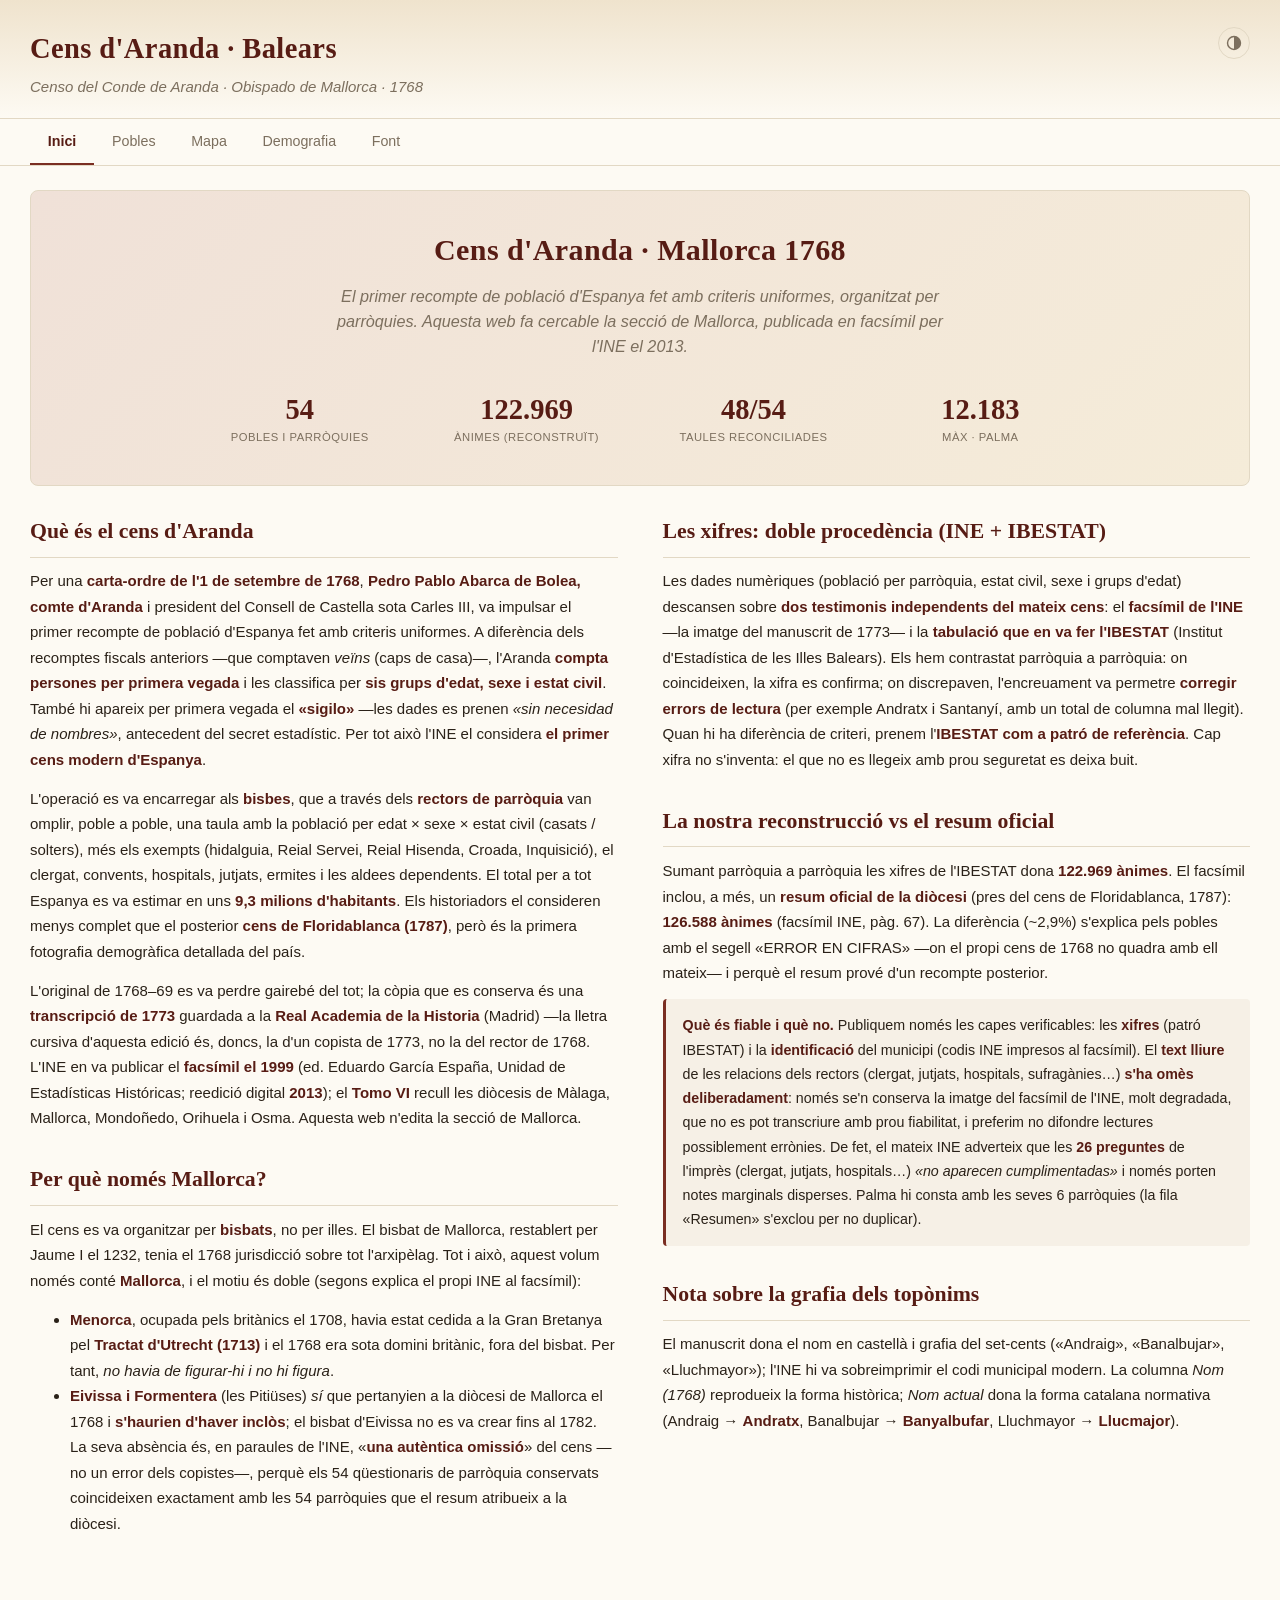
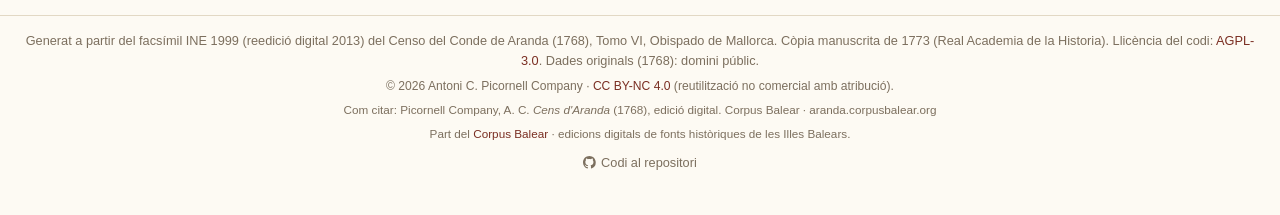
<file: web/index.html>
<!DOCTYPE html>
<html lang="ca">
<head>
<meta charset="utf-8">
<title>Cens d'Aranda · Balears 1768</title>
<meta name="viewport" content="width=device-width, initial-scale=1">
<meta name="description" content="Edició digital de la secció de Mallorca del Cens del Comte d'Aranda (1768), primer cens modern d'Espanya. Facsímil INE 2013, Tomo VI.">
<meta property="og:type" content="website">
<meta property="og:title" content="Cens d'Aranda · Balears 1768">
<meta property="og:description" content="La secció de Mallorca del primer cens estadístic modern d'Espanya, poble a poble.">
<meta property="og:locale" content="ca_ES">
<link rel="icon" href="data:image/svg+xml,%3Csvg xmlns='http://www.w3.org/2000/svg' viewBox='0 0 100 100'%3E%3Ctext y='.9em' font-size='90'%3E📜%3C/text%3E%3C/svg%3E">
<link rel="stylesheet" href="vendor/leaflet.css">
<link rel="stylesheet" href="style.css">
<script src="theme.js"></script>
</head>
<body>

<header>
  <div class="header-content">
    <button class="theme" type="button" id="theme" aria-label="Canvia entre tema clar i fosc" title="Tema clar / fosc"><svg viewBox="0 0 20 20" width="18" height="18" aria-hidden="true"><circle cx="10" cy="10" r="7.2" fill="none" stroke="currentColor" stroke-width="1.6"/><path d="M10 2.800a7.200 7.200 0 0 1 0 14.400z" fill="currentColor"/></svg></button>
    <h1>Cens d'Aranda · Balears</h1>
    <p class="subtitle">Censo del Conde de Aranda · Obispado de Mallorca · 1768</p>
  </div>
</header>

<nav class="tabs">
  <button class="tab active" data-tab="inici">Inici</button>
  <button class="tab"        data-tab="pobles">Pobles</button>
  <button class="tab"        data-tab="mapa">Mapa</button>
  <button class="tab"        data-tab="demografia">Demografia</button>
  <button class="tab"        data-tab="font">Font</button>
</nav>

<!-- ===== INICI ===== -->
<section id="tab-inici" class="tab-content active">
  <div class="home-hero">
    <h2>Cens d'Aranda · Mallorca 1768</h2>
    <p class="home-lead">
      El primer recompte de població d'Espanya fet amb criteris uniformes,
      organitzat per parròquies. Aquesta web fa cercable la secció de
      Mallorca, publicada en facsímil per l'INE el 2013.
    </p>
    <div class="home-stats" id="home-stats">
      <div class="home-stat"><span class="num" id="stat-pueblos">…</span><span class="label">pobles i parròquies</span></div>
      <div class="home-stat"><span class="num" id="stat-pop">…</span><span class="label">ànimes (reconstruït)</span></div>
      <div class="home-stat"><span class="num">48/54</span><span class="label">taules reconciliades</span></div>
      <div class="home-stat"><span class="num" id="stat-top">…</span><span class="label" id="stat-top-label">…</span></div>
    </div>
  </div>

  <div class="home-prose two-col">
    <div class="col">
      <h2>Què és el cens d'Aranda</h2>
      <p>
        Per una <strong>carta-ordre de l'1 de setembre de 1768</strong>,
        <strong>Pedro Pablo Abarca de Bolea, comte d'Aranda</strong> i president
        del Consell de Castella sota Carles III, va impulsar el primer recompte de
        població d'Espanya fet amb criteris uniformes. A diferència dels recomptes
        fiscals anteriors —que comptaven <em>veïns</em> (caps de casa)—, l'Aranda
        <strong>compta persones per primera vegada</strong> i les classifica per
        <strong>sis grups d'edat, sexe i estat civil</strong>. També hi apareix per
        primera vegada el <strong>«sigilo»</strong> —les dades es prenen
        <em>«sin necesidad de nombres»</em>, antecedent del secret estadístic. Per
        tot això l'INE el considera <strong>el primer cens modern d'Espanya</strong>.
      </p>
      <p>
        L'operació es va encarregar als <strong>bisbes</strong>, que a través
        dels <strong>rectors de parròquia</strong> van omplir, poble a poble, una
        taula amb la població per edat × sexe × estat civil (casats / solters),
        més els exempts (hidalguia, Reial Servei, Reial Hisenda, Croada,
        Inquisició), el clergat, convents, hospitals, jutjats, ermites i les
        aldees dependents. El total per a tot Espanya es va estimar en uns
        <strong>9,3 milions d'habitants</strong>. Els historiadors el consideren
        menys complet que el posterior <strong>cens de Floridablanca (1787)</strong>,
        però és la primera fotografia demogràfica detallada del país.
      </p>
      <p>
        L'original de 1768–69 es va perdre gairebé del tot; la còpia que es
        conserva és una <strong>transcripció de 1773</strong> guardada a la
        <strong>Real Academia de la Historia</strong> (Madrid) —la lletra cursiva
        d'aquesta edició és, doncs, la d'un copista de 1773, no la del rector de
        1768. L'INE en va publicar el <strong>facsímil el 1999</strong> (ed.
        Eduardo García España, Unidad de Estadísticas Históricas; reedició digital
        <strong>2013</strong>); el <strong>Tomo VI</strong> recull les diòcesis de
        Màlaga, Mallorca, Mondoñedo, Orihuela i Osma. Aquesta web n'edita la secció
        de Mallorca.
      </p>

      <h2>Per què només Mallorca?</h2>
      <p>
        El cens es va organitzar per <strong>bisbats</strong>, no per illes. El
        bisbat de Mallorca, restablert per Jaume I el 1232, tenia el 1768
        jurisdicció sobre tot l'arxipèlag. Tot i això, aquest volum només conté
        <strong>Mallorca</strong>, i el motiu és doble (segons explica el propi
        INE al facsímil):
      </p>
      <ul>
        <li><strong>Menorca</strong>, ocupada pels britànics el 1708, havia estat
        cedida a la Gran Bretanya pel <strong>Tractat d'Utrecht (1713)</strong> i el 1768 era sota domini
        britànic, fora del bisbat. Per tant, <em>no havia de figurar-hi i no hi
        figura</em>.</li>
        <li><strong>Eivissa i Formentera</strong> (les Pitiüses) <em>sí</em> que
        pertanyien a la diòcesi de Mallorca el 1768 i <strong>s'haurien d'haver
        inclòs</strong>; el bisbat d'Eivissa no es va crear fins al 1782. La seva
        absència és, en paraules de l'INE, «<strong>una autèntica omissió</strong>»
        del cens —no un error dels copistes—, perquè els 54 qüestionaris de
        parròquia conservats coincideixen exactament amb les 54 parròquies que el
        resum atribueix a la diòcesi.</li>
      </ul>
    </div>

    <div class="col">
      <h2>Les xifres: doble procedència (INE + IBESTAT)</h2>
      <p>
        Les dades numèriques (població per parròquia, estat civil, sexe i grups
        d'edat) descansen sobre <strong>dos testimonis independents del mateix
        cens</strong>: el <strong>facsímil de l'INE</strong> —la imatge del
        manuscrit de 1773— i la <strong>tabulació que en va fer l'IBESTAT</strong>
        (Institut d'Estadística de les Illes Balears). Els hem contrastat parròquia
        a parròquia: on coincideixen, la xifra es confirma; on discrepaven,
        l'encreuament va permetre <strong>corregir errors de lectura</strong> (per
        exemple Andratx i Santanyí, amb un total de columna mal llegit). Quan hi ha
        diferència de criteri, prenem l'<strong>IBESTAT com a patró de
        referència</strong>. Cap xifra no s'inventa: el que no es llegeix amb prou
        seguretat es deixa buit.
      </p>

      <h2>La nostra reconstrucció vs el resum oficial</h2>
      <p>
        Sumant parròquia a parròquia les xifres de l'IBESTAT dona
        <strong>122.969 ànimes</strong>. El facsímil inclou, a més, un
        <strong>resum oficial de la diòcesi</strong> (pres del cens de Floridablanca,
        1787): <strong>126.588 ànimes</strong> (facsímil INE, pàg. 67). La diferència
        (~2,9%) s'explica pels pobles amb el segell «ERROR EN CIFRAS» —on el propi
        cens de 1768 no quadra amb ell mateix— i perquè el resum prové d'un recompte
        posterior.
      </p>

      <p class="note-box" id="pilot-note">
        <strong>Què és fiable i què no.</strong> Publiquem només les capes
        verificables: les <strong>xifres</strong> (patró IBESTAT) i la
        <strong>identificació</strong> del municipi (codis INE impresos al facsímil).
        El <strong>text lliure</strong> de les relacions dels rectors (clergat,
        jutjats, hospitals, sufragànies…) <strong>s'ha omès deliberadament</strong>:
        només se'n conserva la imatge del facsímil de l'INE, molt degradada, que no es pot transcriure
        amb prou fiabilitat, i preferim no difondre lectures possiblement errònies.
        De fet, el mateix INE adverteix que les <strong>26 preguntes</strong> de
        l'imprès (clergat, jutjats, hospitals…) <em>«no aparecen cumplimentadas»</em>
        i només porten notes marginals disperses. Palma hi consta amb les seves 6
        parròquies (la fila «Resumen» s'exclou per no duplicar).
      </p>

      <h2>Nota sobre la grafia dels topònims</h2>
      <p>
        El manuscrit dona el nom en castellà i grafia del set-cents
        («Andraig», «Banalbujar», «Lluchmayor»); l'INE hi va sobreimprimir
        el codi municipal modern. La columna <em>Nom (1768)</em> reprodueix
        la forma històrica; <em>Nom actual</em> dona la forma catalana
        normativa (Andraig → <strong>Andratx</strong>, Banalbujar →
        <strong>Banyalbufar</strong>, Lluchmayor → <strong>Llucmajor</strong>).
      </p>
    </div>
  </div>
</section>

<!-- ===== POBLES ===== -->
<section id="tab-pobles" class="tab-content">
  <div class="pobles-layout">
    <aside class="filters">
      <h3>Filtres</h3>
      <div class="filter-group">
        <label for="f-text">Cerca pel nom</label>
        <input type="text" id="f-text" placeholder="Alaró, Artà…">
      </div>
      <div class="filter-group">
        <label for="f-sort">Ordena per</label>
        <select id="f-sort">
          <option value="pueblo_n">Núm. d'ordre</option>
          <option value="name_catalan">Nom (català)</option>
          <option value="total_animes_desc">Ànimes (major a menor)</option>
        </select>
      </div>
      <p class="filter-count" id="filter-count">…</p>
    </aside>

    <div>
      <table class="pobles-table">
        <thead>
          <tr>
            <th class="num">#</th>
            <th>Nom actual</th>
            <th>Nom (1768)</th>
            <th>Codi INE</th>
            <th>Parròquia</th>
            <th class="num">Ànimes</th>
          </tr>
        </thead>
        <tbody id="pobles-tbody"></tbody>
      </table>
    </div>
  </div>
</section>

<!-- ===== MAPA ===== -->
<section id="tab-mapa" class="tab-content">
  <div class="home-hero">
    <h2>Mapa de la diòcesi de Mallorca (1768)</h2>
    <p class="home-lead">
      Cada cercle és un poble del cens, situat al centre del seu municipi
      actual; la mida és proporcional a la població (ànimes). Clica un
      cercle per obrir-ne la fitxa.
    </p>
  </div>
  <div class="map-legend" id="map-legend">
    <span class="map-legend-item"><span class="map-dot dot-v"></span>Taula que quadra: la població per edat, sexe i estat civil suma el total (48 pobles).</span>
    <span class="map-legend-item"><span class="map-dot dot-t"></span>Total i sexes validats, però el detall per edat no quadra (6 pobles; 3 duen el segell «ERROR EN CIFRAS» de 1768).</span>
    <span class="map-note">La <strong>mida</strong> del cercle és proporcional a la població (ànimes). Les 6 parròquies de Palma es reparteixen en cercle al voltant del centre de Palma (ubicació aproximada).</span>
  </div>
  <div id="map" class="map-canvas"></div>
</section>

<!-- ===== DEMOGRAFIA ===== -->
<section id="tab-demografia" class="tab-content">
  <div class="home-hero">
    <h2>Demografia de Mallorca · 1768</h2>
    <p class="home-lead">
      Els indicadors <strong>per poble</strong> (població, masculinitat, edat…)
      cobreixen els <strong>54</strong> pobles i parròquies. Les distribucions
      <strong>agregades</strong> (piràmide i estat civil) es basen en els
      <span id="demo-n">…</span> pobles amb el detall per edat reconciliat
      (Σ de cel·les = total del marge).
    </p>
  </div>

  <div class="demo-kpis" id="demo-kpis"></div>

  <div class="chart-card">
    <h3>Piràmide de població · edat i sexe</h3>
    <p class="chart-note">Homes a l'esquerra, dones a la dreta. Una població molt jove: més d'un terç té menys de 16 anys.</p>
    <div class="pyramid" id="demo-pyramid"></div>
  </div>

  <div class="chart-card">
    <h3>Estructura matrimonial per edat</h3>
    <p class="chart-note">
      Per a cada grup d'edat, proporció de <strong>casats</strong> vs
      <strong>no casats</strong> (homes i dones). Atenció: el cens d'Aranda
      no té columna de vidus, així que els «no casats» inclouen solters
      <em>i</em> vidus — d'aquí l'alt percentatge femení a 50+ (viduïtat).
    </p>
    <div class="ms-legend">
      <span><span class="swatch ms-cas"></span>Casats / Casades</span>
      <span><span class="swatch ms-sol"></span>No casats (solters + vidus)</span>
    </div>
    <div id="demo-marital"></div>
  </div>

  <div class="chart-card">
    <div class="chart-head">
      <h3>Rànquing de població</h3>
      <label class="chart-topn">mostra
        <select id="poprank-topn">
          <option value="10">Top 10</option>
          <option value="20" selected>Top 20</option>
          <option value="0">tots (54)</option>
        </select>
      </label>
    </div>
    <p class="chart-note">Pobles i parròquies ordenats pel nombre d'ànimes (xifra validada, IBESTAT), amb el quocient de masculinitat (♂ per 100 dones). Clica una barra per obrir la fitxa.</p>
    <div class="ratio-chart" id="demo-poprank"></div>
  </div>

  <div class="chart-card" id="palma-card">
    <h3>La ciutat de Palma, per parròquies</h3>
    <p class="chart-note">
      Palma es va censar per les seves <strong>6 parròquies</strong> històriques (per això
      surt repartida a la resta de gràfics). Juntes fan <strong id="palma-total">…</strong>
      ànimes, el <strong id="palma-share">…</strong>% de tot Mallorca. Cada barra mostra les
      ànimes i el quocient de masculinitat (♂ per 100 dones). Clica per obrir la fitxa.
    </p>
    <div class="ratio-chart" id="demo-palma"></div>
  </div>

  <div class="chart-card">
    <div class="chart-head">
      <h3>Quocient de masculinitat per poble</h3>
      <label class="chart-topn">mostra
        <select id="ratio-topn">
          <option value="10">10 més desiguals</option>
          <option value="20" selected>20 més desiguals</option>
          <option value="0">totes (54)</option>
        </select>
      </label>
    </div>
    <p class="chart-note">Homes per cada 100 dones, calculat a partir de varons/dones validats (tots 54 pobles). A l'esquerra del 100, majoria de dones; a la dreta, majoria d'homes. Clica una barra per obrir la fitxa.</p>
    <p class="chart-note note-box">Els extrems no són errors: coincideixen amb la tabulació de l'IBESTAT i compleixen <em>homes + dones = total</em>. La desviació ve sempre de la <strong>població soltera</strong> —els <strong>casats sempre estan equilibrats</strong> (les parelles van de dos en dos)—, i segueix patrons històrics coneguts: <strong>Palma</strong> i les viles urbanes tenen més dones solteres (servei domèstic, convents, viudes comptades com a fadrines); <strong>Alcúdia</strong> (port amb guarnició) i <strong>Escorca</strong> (muntanya, i amb només 169 ànimes, molt volàtil) tenen més homes solters.</p>
    <div class="ratio-axis"><span class="ax-left">← més dones</span><span class="ax-center">100</span><span class="ax-right">més homes →</span></div>
    <div class="ratio-chart" id="demo-ratio"></div>
  </div>

  <div class="chart-card">
    <div class="chart-head">
      <h3>Indicadors per poble</h3>
      <label class="chart-topn">mostra
        <select id="ind-topn">
          <option value="10">10 files</option>
          <option value="20">20 files</option>
          <option value="0" selected>totes (54)</option>
        </select>
      </label>
    </div>
    <p class="chart-note">Clica una capçalera per ordenar; clica una fila per obrir la fitxa. Edat mitjana amb midpoints (3,5 / 11,5 / 20,5 / 32,5 / 45 / 60). Les files amb «≈» tenen les cel·les per edat que no quadren (segell «ERROR EN CIFRAS» o soroll aritmètic): els indicadors d'edat hi són aproximats, però població i masculinitat sí que són exactes.</p>
    <table class="indicators-table">
      <thead><tr>
        <th class="sortable" data-k="name">Poble</th>
        <th class="sortable num" data-k="pop" title="Total d'ànimes (marge)">Pob.</th>
        <th class="sortable num" data-k="sex" title="Homes per 100 dones">Masc.</th>
        <th class="sortable num" data-k="age" title="Edat mitjana (midpoints)">Edat</th>
        <th class="sortable num" data-k="dep" title="(menors16 + 50+) / 16–50, en %">Dep.</th>
        <th class="sortable num" data-k="aging" title="50+ / menors de 16">Env.</th>
        <th class="sortable num" data-k="married" title="% de casats entre adults de 16+">%Cas.</th>
      </tr></thead>
      <tbody id="demo-indicators"></tbody>
    </table>
  </div>

  <div class="chart-card">
    <h3>Exempts de la jurisdicció ordinària, per categoria</h3>
    <p class="chart-note">Persones exemptes de la justícia ordinària segons a qui responien. En <strong>fosc</strong>, el que els rectors van anotar parròquia a parròquia el 1768 (lectura verificada a mà sobre el facsímil); en <strong>clar</strong>, el total del bisbat segons el resum oficial de Floridablanca (1787), que recull la taula IBESTAT/INE del cens. Totes dues barres a la mateixa escala: el tram buit és la infraregistració dels qüestionaris parroquials.</p>
    <div class="ex-legend">
      <span><span class="swatch rec"></span>registrat a les parròquies (1768)</span>
      <span><span class="swatch off"></span>resum oficial del bisbat (Floridablanca, 1787)</span>
    </div>
    <div id="demo-exentos"></div>
    <p class="chart-note note-box">Com la població total (122.969 registrats contra 126.588 oficials), els exempts estan <strong>infraregistrats</strong>: 2.756 anotats a les parròquies contra 5.301 del resum oficial. Són dos recomptes diferents (les taules de 1768 i el resum de 1787), així que el desajust és esperable i no un error de lectura. La categoria dominant, de molt, és el <strong>servei del rei</strong>; la noblesa (hidalguia) era anecdòtica —19 persones a tota Mallorca. Quatre pobles tenen alguna xifra de lectura dubtosa, marcada amb «?» a la seva fitxa.</p>
  </div>
</section>

<!-- ===== FONT ===== -->
<section id="tab-font" class="tab-content">
  <div class="home-hero">
    <h2>Font i mètode</h2>
  </div>
  <div class="home-prose two-col">
    <div class="col">
    <h2>La font</h2>
    <p id="source-line">…</p>
    <p>
      El recompte original de 1768–69 es va perdre. El que es conserva és una
      <strong>còpia manuscrita de 1773</strong> a la Real Academia de la
      Historia (Madrid), de la qual l'INE va publicar un <strong>facsímil el
      1999</strong> (ed. Eduardo García España; reedició digital <strong>2013</strong>).
      Cada pàgina és una <strong>imatge del manuscrit</strong> (sense capa de
      text): una taula per parròquia amb la població per sis grups d'edat × sexe
      × estat civil i els exempts. L'INE hi va sobreimprimir el codi municipal
      modern, el full de mapa i la pàgina R.A.H.
    </p>

    <h2>El cens d'Aranda en context</h2>
    <p>
      Segons la introducció del <strong>Tomo I</strong> de l'edició de l'INE, el
      cens es va ordenar per <strong>carta-ordre de l'1 de setembre de 1768</strong>
      i és el primer d'Espanya que compta la població com a finalitat en si mateixa
      (habitants, no veïns) i que imposa el <strong>«sigilo»</strong> —les dades es
      prenen <em>«sin necesidad de nombres»</em>, antecedent del secret estadístic.
      L'operació es va fer <strong>a través de l'Església</strong>: cada rector
      omplia un qüestionari amb els feligresos classificats per sexe, dos estats
      civils (solters / casats) i <strong>sis grups d'edat</strong> (les etapes de
      la vida, amb la darrera a partir dels 50 anys), més un apartat d'exempts. Els
      resultats <strong>no es van publicar</strong> a l'època; només vint anys
      després en va aparèixer un resum d'una línia per diòcesi, amb el
      <strong>cens de Floridablanca (1787)</strong>. La còpia de 1773 de la Real
      Academia de la Historia és el testimoni que ens ha arribat.
    </p>

    <h2>Com s'ha construït aquesta edició</h2>
    <p>
      Els <strong>números</strong> descansen sobre dos testimonis independents del
      mateix cens: el <strong>facsímil de l'INE</strong> (la imatge del manuscrit) i
      la <strong>tabulació de l'IBESTAT</strong>. La taula de 1768 està
      <strong>sobredeterminada</strong> —<em>casats + solters = total</em>, les
      columnes d'edat sumen la columna «Total» i <em>varons + dones = total
      d'ànimes</em>—, de manera que una xifra mal llegida gairebé mai fa quadrar
      totes les sumes alhora i els desquadres es detecten sols. Amb això vam
      contrastar les dues fonts parròquia a parròquia i corregir errors de lectura.
      Resultat: els <strong>54</strong> pobles tenen el total confirmat
      (<em>varons + dones = ànimes</em>) i <strong>48</strong> reconcilien també tot
      el detall per edat; els altres 6 no quadren perquè el <em>manuscrit mateix</em>
      no quadra amb ell mateix (vegeu «ERROR EN CIFRAS»).
    </p>
    <p>
      Les <strong>relacions dels rectors</strong> —el text lliure amb què responien el
      qüestionari (clergat, jutjats, hospitals, sufragànies…)— <strong>s'han descartat</strong>.
      Només se'n conserva la lletra cursiva de 1773 en el facsímil escanejat de
      l'INE, de qualitat molt degradada, que no es pot transcriure amb prou
      fiabilitat, i preferim ometre-la
      abans que difondre lectures possiblement errònies. Publiquem, doncs, només les
      capes verificables: <strong>xifres</strong> (INE + IBESTAT) i
      <strong>identificació</strong> del municipi (codis INE impresos al facsímil).
      <strong>Cap xifra no s'inventa.</strong> Les coordenades del mapa provenen del
      Nomenclàtor Geogràfic de les Illes Balears (NGIB).
    </p>
    <figure class="facsimile">
      <img src="img/facsimil-fitxa-alaro.jpg" alt="Una fitxa sencera del cens (Alaró): la taula demogràfica impresa a dalt i el qüestionari de 28 preguntes, gairebé tot en blanc o en cursiva il·legible de 1768.">
      <figcaption>
        <strong>Una fitxa sencera del facsímil (Alaró), i per què no en publiquem les relacions dels rectors.</strong>
        A dalt, allò que <strong>sí</strong> publiquem: la identificació (impresa) i la
        <strong>taula de números</strong> —edat × sexe × estat civil i exempts—, ben llegibles
        i verificables. A sota, les <strong>28 preguntes</strong> sobre clergat, jutjats,
        edificis, mercats… que el rector havia de respondre: gairebé totes <strong>en
        blanc</strong> (com adverteix el mateix INE), i les poques respostes, en
        <strong>cursiva de 1768 sobre un escaneig degradat</strong>. Ni un lector català natiu
        les desxifra amb prou seguretat; una lectura per IA només en produiria conjectures.
        Aquesta capa de text lliure és la que hem <strong>descartat</strong>.
      </figcaption>
    </figure>

    <p>
      Els <strong>«Exempts per»</strong> de cada fitxa (hidalguia, Reial Servei, Reial
      Hisenda, Croada, Inquisició) s'han <strong>rellegit i verificat a mà</strong>
      sobre el facsímil, columna a columna. Són el que consta a cada taula parroquial de
      1768, i cal llegir-los com un <strong>registre parcial</strong>: sumats donen 2.756
      exempts, per sota dels <strong>5.301</strong> del resum oficial de la diòcesi (el que
      es va publicar amb el cens de Floridablanca, 1787). Les parròquies infra-registraven
      aquest camp secundari, igual que la suma de població per parròquies queda una mica
      per sota del total oficial.
    </p>
    </div>

    <div class="col">
    <h2>Errors del propi manuscrit: «ERROR EN CIFRAS»</h2>
    <p>
      No tots els desquadres són de lectura. En algunes pàgines, els números
      que el rector va escriure el 1768 <strong>no sumen entre ells</strong>;
      l'INE ho va detectar i va estampar damunt la taula el segell
      <strong>«ERROR EN CIFRAS»</strong>. Cap lectura pot fer-les quadrar perquè
      <strong>la font no quadra amb ella mateixa</strong>; hi conservem les
      xifres del rector i ho indiquem a la fitxa. Pobles amb el segell
      confirmat: <strong>Inca, Porreres i Sant Llorenç des Cardassar</strong>.
    </p>

    <h2 id="toms">Els 11 toms del Cens d'Aranda (facsímil INE)</h2>
    <p>
      L'INE va publicar el cens complet en <strong>onze toms</strong> (edició
      facsímil de la còpia de 1773; reedició digital d'agost de 2013), organitzats
      per <strong>diòcesis</strong>, no per províncies. Mallorca és al
      <strong>Tom VI</strong>; la introducció, la cronologia i l'«Estado general de
      la población» que citem són al <strong>Tom I</strong>. El cens de 1768 és de
      <strong>domini públic</strong>; els toms es descarreguen del web de l'INE
      (<a href="https://www.ine.es/dyngs/PUB/es/index.htm?cid=1442" rel="noopener">cid=1442</a>).
    </p>
    <div class="tomos-table-wrap">
      <table class="tomos-table">
        <thead>
          <tr><th>Tom</th><th>Diòcesis i jurisdiccions</th><th>PDF</th></tr>
        </thead>
        <tbody>
          <tr><td class="tom-num">I</td><td>Albarracín, Astorga, Ávila, Badajoz, Barbastro, Barcelona; ordes de Santiago i Alcántara — <em>+ introducció general de l'obra</em></td><td><a href="https://www.ine.es/prodyser/pubweb/censo_aranda/tomo1.pdf" rel="noopener">tomo1.pdf</a></td></tr>
          <tr><td class="tom-num">II</td><td>Burgos, Cádiz</td><td><a href="https://www.ine.es/prodyser/pubweb/censo_aranda/tomo2.pdf" rel="noopener">tomo2.pdf</a></td></tr>
          <tr><td class="tom-num">III</td><td>Calahorra, Canarias, Cartagena, Ceuta, Ciudad Rodrigo, Córdoba, Coria, Cuenca</td><td><a href="https://www.ine.es/prodyser/pubweb/censo_aranda/tomo3.pdf" rel="noopener">tomo3.pdf</a></td></tr>
          <tr><td class="tom-num">IV</td><td>Gerona, Granada, Guadix, Huesca, Jaca, Jaén</td><td><a href="https://www.ine.es/prodyser/pubweb/censo_aranda/tomo4.pdf" rel="noopener">tomo4.pdf</a></td></tr>
          <tr><td class="tom-num">V</td><td>León, Lérida, Lugo</td><td><a href="https://www.ine.es/prodyser/pubweb/censo_aranda/tomo5.pdf" rel="noopener">tomo5.pdf</a></td></tr>
          <tr class="tomo-row-here"><td class="tom-num">VI</td><td><strong>Málaga, Mallorca, Mondoñedo, Orihuela, Osma</strong> — la nostra font</td><td><a href="https://www.ine.es/prodyser/pubweb/censo_aranda/tomo6.pdf" rel="noopener">tomo6.pdf</a></td></tr>
          <tr><td class="tom-num">VII</td><td>Orense, Oviedo, Palencia, Pamplona</td><td><a href="https://www.ine.es/prodyser/pubweb/censo_aranda/tomo7.pdf" rel="noopener">tomo7.pdf</a></td></tr>
          <tr><td class="tom-num">VIII</td><td>Plasencia, Salamanca, Santander</td><td><a href="https://www.ine.es/prodyser/pubweb/censo_aranda/tomo8.pdf" rel="noopener">tomo8.pdf</a></td></tr>
          <tr><td class="tom-num">IX</td><td>Santiago, Segorbe, Segovia</td><td><a href="https://www.ine.es/prodyser/pubweb/censo_aranda/tomo9.pdf" rel="noopener">tomo9.pdf</a></td></tr>
          <tr><td class="tom-num">X</td><td>Sevilla, Tarazona, Teruel, Toledo, Tuy</td><td><a href="https://www.ine.es/prodyser/pubweb/censo_aranda/tomo10.pdf" rel="noopener">tomo10.pdf</a></td></tr>
          <tr><td class="tom-num">XI</td><td>Valencia, Valladolid, Zamora, Zaragoza</td><td><a href="https://www.ine.es/prodyser/pubweb/censo_aranda/tomo11.pdf" rel="noopener">tomo11.pdf</a></td></tr>
        </tbody>
      </table>
    </div>

    <h2>Fonts i referències</h2>
    <ul class="source-links">
      <li><strong>INE (2013)</strong>, <em>Censo del Conde de Aranda (1768)</em>, edició facsímil, <strong>Tomo VI</strong> (Màlaga, Mallorca, Mondoñedo, Orihuela, Osma) — <a href="https://www.ine.es/prodyser/pubweb/censo_aranda/tomo6.pdf" rel="noopener">tomo6.pdf</a> (42 MB). La nota sobre Menorca i les Pitiüses és a la pàg. 65; el resum de la diòcesi, a la pàg. 67.</li>
      <li><strong>INE (2013)</strong>, íbid., <strong>Tomo I</strong> — <a href="https://www.ine.es/prodyser/pubweb/censo_aranda/tomo1.pdf" rel="noopener">tomo1.pdf</a>: introducció (comentari d'E. García España), cronologia del comte d'Aranda i «Estado general de la población de España en los años de 1768 y 1769». Els <strong>onze toms</strong> complets són a <a href="#toms">la taula de més amunt</a>.</li>
      <li><strong>Josep Juan Vidal</strong>, <em>El cens d'Aranda a Mallorca (1768-1769)</em>, Palma: El Tall, 1996 (ISBN 84-87685-53-6) — la monografia de referència sobre la nostra mateixa font. Del mateix autor, <em>El cens de Floridablanca a les illes Balears, 1786-1787</em> (1989), per al resum de 1787 que comparem.</li>
      <li><strong>IBESTAT</strong> — Institut d'Estadística de les Illes Balears: tabulació independent del cens (parroquians per estat civil × sexe × grup d'edat, i el resum de 1787). Portal: <a href="https://ibestat.es/" rel="noopener">ibestat.es</a> → Demografia → Censos històrics → Segle XVIII → <em>Cens d'Aranda (1768)</em>.</li>
      <li><strong>Viquipèdia</strong> — <a href="https://es.wikipedia.org/wiki/Censo_del_Conde_de_Aranda" rel="noopener">Censo del Conde de Aranda</a>.</li>
    </ul>

    <h2>Projectes germans</h2>
    <p>
      Forma part de la família <em>nomenclators</em>: Floridablanca (1787),
      Miñano, Madoz, Nomenclàtor de 1860 i Riera, agregats al projecte
      <em>meta</em> sota el model d'identificadors NGIB.
    </p>
    </div>
  </div>
</section>

<!-- ===== DETAIL OVERLAY ===== -->
<div class="detail-overlay" id="detail-overlay">
  <div class="detail-panel">
    <button class="detail-close" id="detail-close" aria-label="Tancar">✕</button>
    <div id="detail-content"></div>
  </div>
</div>

<footer>
  Generat a partir del facsímil INE 1999 (reedició digital 2013) del Censo del
  Conde de Aranda (1768), Tomo VI, Obispado de Mallorca. Còpia manuscrita de 1773
  (Real Academia de la Historia).
  Llicència del codi:
  <a href="https://www.gnu.org/licenses/agpl-3.0.html" target="_blank" rel="noopener">AGPL-3.0</a>.
  Dades originals (1768): domini públic.
  <p class="footer-copyright">© 2026 Antoni C. Picornell Company · <a href="https://creativecommons.org/licenses/by-nc/4.0/" target="_blank" rel="noopener">CC BY-NC 4.0</a> (reutilització no comercial amb atribució).</p>
  <p class="footer-cite">Com citar: Picornell Company, A. C. <em>Cens d'Aranda</em> (1768), edició digital. Corpus Balear · aranda.corpusbalear.org</p>
  <p class="footer-portal">
    Part del <a href="https://corpusbalear.org/">Corpus Balear</a> · edicions digitals de fonts
    històriques de les Illes Balears.
  </p>
  <div class="footer-repo">
    <a class="repo-link" href="https://github.com/acpicornell/aranda" target="_blank" rel="noopener" aria-label="Repositori a GitHub">
      <svg class="repo-icon" viewBox="0 0 16 16" fill="currentColor" aria-hidden="true">
        <path d="M8 0C3.58 0 0 3.58 0 8c0 3.54 2.29 6.53 5.47 7.59.4.07.55-.17.55-.38 0-.19-.01-.82-.01-1.49-2.01.37-2.53-.49-2.69-.94-.09-.23-.48-.94-.82-1.13-.28-.15-.68-.52-.01-.53.63-.01 1.08.58 1.23.82.72 1.21 1.87.87 2.33.66.07-.52.28-.87.51-1.07-1.78-.2-3.64-.89-3.64-3.95 0-.87.31-1.59.82-2.15-.08-.2-.36-1.02.08-2.12 0 0 .67-.21 2.2.82.64-.18 1.32-.27 2-.27.68 0 1.36.09 2 .27 1.53-1.04 2.2-.82 2.2-.82.44 1.1.16 1.92.08 2.12.51.56.82 1.27.82 2.15 0 3.07-1.87 3.75-3.65 3.95.29.25.54.73.54 1.48 0 1.07-.01 1.93-.01 2.2 0 .21.15.46.55.38A8.013 8.013 0 0 0 16 8c0-4.42-3.58-8-8-8z"/>
      </svg>
      Codi al repositori
    </a>
  </div>
</footer>

<script src="vendor/leaflet.js"></script>
<script src="app.js"></script>
</body>
</html>
</file>
<file: web/vendor/leaflet.css>
/* required styles */

.leaflet-pane,
.leaflet-tile,
.leaflet-marker-icon,
.leaflet-marker-shadow,
.leaflet-tile-container,
.leaflet-pane > svg,
.leaflet-pane > canvas,
.leaflet-zoom-box,
.leaflet-image-layer,
.leaflet-layer {
	position: absolute;
	left: 0;
	top: 0;
	}
.leaflet-container {
	overflow: hidden;
	}
.leaflet-tile,
.leaflet-marker-icon,
.leaflet-marker-shadow {
	-webkit-user-select: none;
	   -moz-user-select: none;
	        user-select: none;
	  -webkit-user-drag: none;
	}
/* Prevents IE11 from highlighting tiles in blue */
.leaflet-tile::selection {
	background: transparent;
}
/* Safari renders non-retina tile on retina better with this, but Chrome is worse */
.leaflet-safari .leaflet-tile {
	image-rendering: -webkit-optimize-contrast;
	}
/* hack that prevents hw layers "stretching" when loading new tiles */
.leaflet-safari .leaflet-tile-container {
	width: 1600px;
	height: 1600px;
	-webkit-transform-origin: 0 0;
	}
.leaflet-marker-icon,
.leaflet-marker-shadow {
	display: block;
	}
/* .leaflet-container svg: reset svg max-width decleration shipped in Joomla! (joomla.org) 3.x */
/* .leaflet-container img: map is broken in FF if you have max-width: 100% on tiles */
.leaflet-container .leaflet-overlay-pane svg {
	max-width: none !important;
	max-height: none !important;
	}
.leaflet-container .leaflet-marker-pane img,
.leaflet-container .leaflet-shadow-pane img,
.leaflet-container .leaflet-tile-pane img,
.leaflet-container img.leaflet-image-layer,
.leaflet-container .leaflet-tile {
	max-width: none !important;
	max-height: none !important;
	width: auto;
	padding: 0;
	}

.leaflet-container img.leaflet-tile {
	/* See: https://bugs.chromium.org/p/chromium/issues/detail?id=600120 */
	mix-blend-mode: plus-lighter;
}

.leaflet-container.leaflet-touch-zoom {
	-ms-touch-action: pan-x pan-y;
	touch-action: pan-x pan-y;
	}
.leaflet-container.leaflet-touch-drag {
	-ms-touch-action: pinch-zoom;
	/* Fallback for FF which doesn't support pinch-zoom */
	touch-action: none;
	touch-action: pinch-zoom;
}
.leaflet-container.leaflet-touch-drag.leaflet-touch-zoom {
	-ms-touch-action: none;
	touch-action: none;
}
.leaflet-container {
	-webkit-tap-highlight-color: transparent;
}
.leaflet-container a {
	-webkit-tap-highlight-color: rgba(51, 181, 229, 0.4);
}
.leaflet-tile {
	filter: inherit;
	visibility: hidden;
	}
.leaflet-tile-loaded {
	visibility: inherit;
	}
.leaflet-zoom-box {
	width: 0;
	height: 0;
	-moz-box-sizing: border-box;
	     box-sizing: border-box;
	z-index: 800;
	}
/* workaround for https://bugzilla.mozilla.org/show_bug.cgi?id=888319 */
.leaflet-overlay-pane svg {
	-moz-user-select: none;
	}

.leaflet-pane         { z-index: 400; }

.leaflet-tile-pane    { z-index: 200; }
.leaflet-overlay-pane { z-index: 400; }
.leaflet-shadow-pane  { z-index: 500; }
.leaflet-marker-pane  { z-index: 600; }
.leaflet-tooltip-pane   { z-index: 650; }
.leaflet-popup-pane   { z-index: 700; }

.leaflet-map-pane canvas { z-index: 100; }
.leaflet-map-pane svg    { z-index: 200; }

.leaflet-vml-shape {
	width: 1px;
	height: 1px;
	}
.lvml {
	behavior: url(#default#VML);
	display: inline-block;
	position: absolute;
	}


/* control positioning */

.leaflet-control {
	position: relative;
	z-index: 800;
	pointer-events: visiblePainted; /* IE 9-10 doesn't have auto */
	pointer-events: auto;
	}
.leaflet-top,
.leaflet-bottom {
	position: absolute;
	z-index: 1000;
	pointer-events: none;
	}
.leaflet-top {
	top: 0;
	}
.leaflet-right {
	right: 0;
	}
.leaflet-bottom {
	bottom: 0;
	}
.leaflet-left {
	left: 0;
	}
.leaflet-control {
	float: left;
	clear: both;
	}
.leaflet-right .leaflet-control {
	float: right;
	}
.leaflet-top .leaflet-control {
	margin-top: 10px;
	}
.leaflet-bottom .leaflet-control {
	margin-bottom: 10px;
	}
.leaflet-left .leaflet-control {
	margin-left: 10px;
	}
.leaflet-right .leaflet-control {
	margin-right: 10px;
	}


/* zoom and fade animations */

.leaflet-fade-anim .leaflet-popup {
	opacity: 0;
	-webkit-transition: opacity 0.2s linear;
	   -moz-transition: opacity 0.2s linear;
	        transition: opacity 0.2s linear;
	}
.leaflet-fade-anim .leaflet-map-pane .leaflet-popup {
	opacity: 1;
	}
.leaflet-zoom-animated {
	-webkit-transform-origin: 0 0;
	    -ms-transform-origin: 0 0;
	        transform-origin: 0 0;
	}
svg.leaflet-zoom-animated {
	will-change: transform;
}

.leaflet-zoom-anim .leaflet-zoom-animated {
	-webkit-transition: -webkit-transform 0.25s cubic-bezier(0,0,0.25,1);
	   -moz-transition:    -moz-transform 0.25s cubic-bezier(0,0,0.25,1);
	        transition:         transform 0.25s cubic-bezier(0,0,0.25,1);
	}
.leaflet-zoom-anim .leaflet-tile,
.leaflet-pan-anim .leaflet-tile {
	-webkit-transition: none;
	   -moz-transition: none;
	        transition: none;
	}

.leaflet-zoom-anim .leaflet-zoom-hide {
	visibility: hidden;
	}


/* cursors */

.leaflet-interactive {
	cursor: pointer;
	}
.leaflet-grab {
	cursor: -webkit-grab;
	cursor:    -moz-grab;
	cursor:         grab;
	}
.leaflet-crosshair,
.leaflet-crosshair .leaflet-interactive {
	cursor: crosshair;
	}
.leaflet-popup-pane,
.leaflet-control {
	cursor: auto;
	}
.leaflet-dragging .leaflet-grab,
.leaflet-dragging .leaflet-grab .leaflet-interactive,
.leaflet-dragging .leaflet-marker-draggable {
	cursor: move;
	cursor: -webkit-grabbing;
	cursor:    -moz-grabbing;
	cursor:         grabbing;
	}

/* marker & overlays interactivity */
.leaflet-marker-icon,
.leaflet-marker-shadow,
.leaflet-image-layer,
.leaflet-pane > svg path,
.leaflet-tile-container {
	pointer-events: none;
	}

.leaflet-marker-icon.leaflet-interactive,
.leaflet-image-layer.leaflet-interactive,
.leaflet-pane > svg path.leaflet-interactive,
svg.leaflet-image-layer.leaflet-interactive path {
	pointer-events: visiblePainted; /* IE 9-10 doesn't have auto */
	pointer-events: auto;
	}

/* visual tweaks */

.leaflet-container {
	background: #ddd;
	outline-offset: 1px;
	}
.leaflet-container a {
	color: #0078A8;
	}
.leaflet-zoom-box {
	border: 2px dotted #38f;
	background: rgba(255,255,255,0.5);
	}


/* general typography */
.leaflet-container {
	font-family: "Helvetica Neue", Arial, Helvetica, sans-serif;
	font-size: 12px;
	font-size: 0.75rem;
	line-height: 1.5;
	}


/* general toolbar styles */

.leaflet-bar {
	box-shadow: 0 1px 5px rgba(0,0,0,0.65);
	border-radius: 4px;
	}
.leaflet-bar a {
	background-color: #fff;
	border-bottom: 1px solid #ccc;
	width: 26px;
	height: 26px;
	line-height: 26px;
	display: block;
	text-align: center;
	text-decoration: none;
	color: black;
	}
.leaflet-bar a,
.leaflet-control-layers-toggle {
	background-position: 50% 50%;
	background-repeat: no-repeat;
	display: block;
	}
.leaflet-bar a:hover,
.leaflet-bar a:focus {
	background-color: #f4f4f4;
	}
.leaflet-bar a:first-child {
	border-top-left-radius: 4px;
	border-top-right-radius: 4px;
	}
.leaflet-bar a:last-child {
	border-bottom-left-radius: 4px;
	border-bottom-right-radius: 4px;
	border-bottom: none;
	}
.leaflet-bar a.leaflet-disabled {
	cursor: default;
	background-color: #f4f4f4;
	color: #bbb;
	}

.leaflet-touch .leaflet-bar a {
	width: 30px;
	height: 30px;
	line-height: 30px;
	}
.leaflet-touch .leaflet-bar a:first-child {
	border-top-left-radius: 2px;
	border-top-right-radius: 2px;
	}
.leaflet-touch .leaflet-bar a:last-child {
	border-bottom-left-radius: 2px;
	border-bottom-right-radius: 2px;
	}

/* zoom control */

.leaflet-control-zoom-in,
.leaflet-control-zoom-out {
	font: bold 18px 'Lucida Console', Monaco, monospace;
	text-indent: 1px;
	}

.leaflet-touch .leaflet-control-zoom-in, .leaflet-touch .leaflet-control-zoom-out  {
	font-size: 22px;
	}


/* layers control */

.leaflet-control-layers {
	box-shadow: 0 1px 5px rgba(0,0,0,0.4);
	background: #fff;
	border-radius: 5px;
	}
.leaflet-control-layers-toggle {
	background-image: url(images/layers.png);
	width: 36px;
	height: 36px;
	}
.leaflet-retina .leaflet-control-layers-toggle {
	background-image: url(images/layers-2x.png);
	background-size: 26px 26px;
	}
.leaflet-touch .leaflet-control-layers-toggle {
	width: 44px;
	height: 44px;
	}
.leaflet-control-layers .leaflet-control-layers-list,
.leaflet-control-layers-expanded .leaflet-control-layers-toggle {
	display: none;
	}
.leaflet-control-layers-expanded .leaflet-control-layers-list {
	display: block;
	position: relative;
	}
.leaflet-control-layers-expanded {
	padding: 6px 10px 6px 6px;
	color: #333;
	background: #fff;
	}
.leaflet-control-layers-scrollbar {
	overflow-y: scroll;
	overflow-x: hidden;
	padding-right: 5px;
	}
.leaflet-control-layers-selector {
	margin-top: 2px;
	position: relative;
	top: 1px;
	}
.leaflet-control-layers label {
	display: block;
	font-size: 13px;
	font-size: 1.08333em;
	}
.leaflet-control-layers-separator {
	height: 0;
	border-top: 1px solid #ddd;
	margin: 5px -10px 5px -6px;
	}

/* Default icon URLs */
.leaflet-default-icon-path { /* used only in path-guessing heuristic, see L.Icon.Default */
	background-image: url(images/marker-icon.png);
	}


/* attribution and scale controls */

.leaflet-container .leaflet-control-attribution {
	background: #fff;
	background: rgba(255, 255, 255, 0.8);
	margin: 0;
	}
.leaflet-control-attribution,
.leaflet-control-scale-line {
	padding: 0 5px;
	color: #333;
	line-height: 1.4;
	}
.leaflet-control-attribution a {
	text-decoration: none;
	}
.leaflet-control-attribution a:hover,
.leaflet-control-attribution a:focus {
	text-decoration: underline;
	}
.leaflet-attribution-flag {
	display: inline !important;
	vertical-align: baseline !important;
	width: 1em;
	height: 0.6669em;
	}
.leaflet-left .leaflet-control-scale {
	margin-left: 5px;
	}
.leaflet-bottom .leaflet-control-scale {
	margin-bottom: 5px;
	}
.leaflet-control-scale-line {
	border: 2px solid #777;
	border-top: none;
	line-height: 1.1;
	padding: 2px 5px 1px;
	white-space: nowrap;
	-moz-box-sizing: border-box;
	     box-sizing: border-box;
	background: rgba(255, 255, 255, 0.8);
	text-shadow: 1px 1px #fff;
	}
.leaflet-control-scale-line:not(:first-child) {
	border-top: 2px solid #777;
	border-bottom: none;
	margin-top: -2px;
	}
.leaflet-control-scale-line:not(:first-child):not(:last-child) {
	border-bottom: 2px solid #777;
	}

.leaflet-touch .leaflet-control-attribution,
.leaflet-touch .leaflet-control-layers,
.leaflet-touch .leaflet-bar {
	box-shadow: none;
	}
.leaflet-touch .leaflet-control-layers,
.leaflet-touch .leaflet-bar {
	border: 2px solid rgba(0,0,0,0.2);
	background-clip: padding-box;
	}


/* popup */

.leaflet-popup {
	position: absolute;
	text-align: center;
	margin-bottom: 20px;
	}
.leaflet-popup-content-wrapper {
	padding: 1px;
	text-align: left;
	border-radius: 12px;
	}
.leaflet-popup-content {
	margin: 13px 24px 13px 20px;
	line-height: 1.3;
	font-size: 13px;
	font-size: 1.08333em;
	min-height: 1px;
	}
.leaflet-popup-content p {
	margin: 17px 0;
	margin: 1.3em 0;
	}
.leaflet-popup-tip-container {
	width: 40px;
	height: 20px;
	position: absolute;
	left: 50%;
	margin-top: -1px;
	margin-left: -20px;
	overflow: hidden;
	pointer-events: none;
	}
.leaflet-popup-tip {
	width: 17px;
	height: 17px;
	padding: 1px;

	margin: -10px auto 0;
	pointer-events: auto;

	-webkit-transform: rotate(45deg);
	   -moz-transform: rotate(45deg);
	    -ms-transform: rotate(45deg);
	        transform: rotate(45deg);
	}
.leaflet-popup-content-wrapper,
.leaflet-popup-tip {
	background: white;
	color: #333;
	box-shadow: 0 3px 14px rgba(0,0,0,0.4);
	}
.leaflet-container a.leaflet-popup-close-button {
	position: absolute;
	top: 0;
	right: 0;
	border: none;
	text-align: center;
	width: 24px;
	height: 24px;
	font: 16px/24px Tahoma, Verdana, sans-serif;
	color: #757575;
	text-decoration: none;
	background: transparent;
	}
.leaflet-container a.leaflet-popup-close-button:hover,
.leaflet-container a.leaflet-popup-close-button:focus {
	color: #585858;
	}
.leaflet-popup-scrolled {
	overflow: auto;
	}

.leaflet-oldie .leaflet-popup-content-wrapper {
	-ms-zoom: 1;
	}
.leaflet-oldie .leaflet-popup-tip {
	width: 24px;
	margin: 0 auto;

	-ms-filter: "progid:DXImageTransform.Microsoft.Matrix(M11=0.70710678, M12=0.70710678, M21=-0.70710678, M22=0.70710678)";
	filter: progid:DXImageTransform.Microsoft.Matrix(M11=0.70710678, M12=0.70710678, M21=-0.70710678, M22=0.70710678);
	}

.leaflet-oldie .leaflet-control-zoom,
.leaflet-oldie .leaflet-control-layers,
.leaflet-oldie .leaflet-popup-content-wrapper,
.leaflet-oldie .leaflet-popup-tip {
	border: 1px solid #999;
	}


/* div icon */

.leaflet-div-icon {
	background: #fff;
	border: 1px solid #666;
	}


/* Tooltip */
/* Base styles for the element that has a tooltip */
.leaflet-tooltip {
	position: absolute;
	padding: 6px;
	background-color: #fff;
	border: 1px solid #fff;
	border-radius: 3px;
	color: #222;
	white-space: nowrap;
	-webkit-user-select: none;
	-moz-user-select: none;
	-ms-user-select: none;
	user-select: none;
	pointer-events: none;
	box-shadow: 0 1px 3px rgba(0,0,0,0.4);
	}
.leaflet-tooltip.leaflet-interactive {
	cursor: pointer;
	pointer-events: auto;
	}
.leaflet-tooltip-top:before,
.leaflet-tooltip-bottom:before,
.leaflet-tooltip-left:before,
.leaflet-tooltip-right:before {
	position: absolute;
	pointer-events: none;
	border: 6px solid transparent;
	background: transparent;
	content: "";
	}

/* Directions */

.leaflet-tooltip-bottom {
	margin-top: 6px;
}
.leaflet-tooltip-top {
	margin-top: -6px;
}
.leaflet-tooltip-bottom:before,
.leaflet-tooltip-top:before {
	left: 50%;
	margin-left: -6px;
	}
.leaflet-tooltip-top:before {
	bottom: 0;
	margin-bottom: -12px;
	border-top-color: #fff;
	}
.leaflet-tooltip-bottom:before {
	top: 0;
	margin-top: -12px;
	margin-left: -6px;
	border-bottom-color: #fff;
	}
.leaflet-tooltip-left {
	margin-left: -6px;
}
.leaflet-tooltip-right {
	margin-left: 6px;
}
.leaflet-tooltip-left:before,
.leaflet-tooltip-right:before {
	top: 50%;
	margin-top: -6px;
	}
.leaflet-tooltip-left:before {
	right: 0;
	margin-right: -12px;
	border-left-color: #fff;
	}
.leaflet-tooltip-right:before {
	left: 0;
	margin-left: -12px;
	border-right-color: #fff;
	}

/* Printing */

@media print {
	/* Prevent printers from removing background-images of controls. */
	.leaflet-control {
		-webkit-print-color-adjust: exact;
		print-color-adjust: exact;
		}
	}
</file>
<file: web/style.css>
/* Cens d'Aranda 1768 · Balears.
   Design system mirrors the sibling Floridablanca for family continuity,
   with a distinct garnet/sepia accent (vs Floridablanca's census blue). */
:root {
  --bg: #fdfaf3;
  --surface: #ffffff;
  --border: #e2d8c4;
  --text: #2a2118;
  --text-muted: #7c6f5e;
  --accent: #7a2e22;        /* garnet ink */
  --accent-dark: #571c14;
  --accent-light: #f0e1d8;
  --num-bg: #f6f0e6;
  --male: #3a5e8c;
  --female: #a8845b;
  --ok: #2c5e2c;
  --header-top: #efe3cd;
  --hero-end: #f5ecd9;
  --conf-high-bg: #d8ead8; --conf-high: #2c5e2c;
  --conf-medium-bg: #f3ead0; --conf-medium: #7a5e16;
  --conf-low-bg: #f0d8d2;
  --map-bg: #dfe6ea;
  --dot-t: #c9a23a;
  --off: #e6ddc9;
  --ms-sol: #d8cdb8;
}

/* Dark theme, as on the sibling sites: defined once for "the system is dark
   and the reader has not chosen light" and once for "the reader chose dark"
   (theme.js sets data-theme on <html> before the first paint). */
@media (prefers-color-scheme: dark) {
  :root:not([data-theme="light"]) {
    --bg: #15120f;
    --surface: #1e1a16;
    --border: #3a3229;
    --text: #ece5da;
    --text-muted: #ada290;
    --accent: #e0907f;
    --accent-dark: #f0b4a6;
    --accent-light: #36201b;
    --num-bg: #24201a;
    --male: #7fa3d1;
    --female: #cfa77c;
    --ok: #79c47a;
    --header-top: #221c15;
    --hero-end: #24201a;
    --conf-high-bg: #1f3220; --conf-high: #9fd49f;
    --conf-medium-bg: #352c16; --conf-medium: #e3c879;
    --conf-low-bg: #3a2220;
    --map-bg: #1d2226;
    --dot-t: #d9b44c;
    --off: #3a3229;
    --ms-sol: #6b6150;
    color-scheme: dark;
  }
}
:root[data-theme="dark"] {
  --bg: #15120f;
  --surface: #1e1a16;
  --border: #3a3229;
  --text: #ece5da;
  --text-muted: #ada290;
  --accent: #e0907f;
  --accent-dark: #f0b4a6;
  --accent-light: #36201b;
  --num-bg: #24201a;
  --male: #7fa3d1;
  --female: #cfa77c;
  --ok: #79c47a;
  --header-top: #221c15;
  --hero-end: #24201a;
  --conf-high-bg: #1f3220; --conf-high: #9fd49f;
  --conf-medium-bg: #352c16; --conf-medium: #e3c879;
  --conf-low-bg: #3a2220;
  --map-bg: #1d2226;
  --dot-t: #d9b44c;
  --off: #3a3229;
  --ms-sol: #6b6150;
  color-scheme: dark;
}
:root[data-theme="light"] { color-scheme: light; }

/* Light/dark toggle (theme.js). */
.theme {
  float: right;
  margin-left: 12px;
  display: grid;
  place-items: center;
  background: none;
  cursor: pointer;
  border: 1px solid var(--border);
  border-radius: 999px;
  padding: 6px;
  color: var(--text-muted);
}
.theme:hover { color: var(--accent); border-color: var(--accent); }
.theme:focus-visible { outline: 2px solid var(--accent); outline-offset: 3px; }

* { box-sizing: border-box; }

html, body {
  margin: 0; padding: 0;
  background: var(--bg);
  color: var(--text);
  font-family: -apple-system, BlinkMacSystemFont, "Segoe UI", "Helvetica Neue", sans-serif;
  font-size: 15px;
  line-height: 1.55;
}
a { color: var(--accent); text-decoration: none; }
a:hover { text-decoration: underline; }

/* === HEADER + NAV === */
header {
  border-bottom: 1px solid var(--border);
  background: linear-gradient(180deg, var(--header-top) 0%, var(--bg) 100%);
  padding: 1.8em 0 1.3em;
}
.header-content { max-width: 1320px; margin: 0 auto; padding: 0 2em; }
header h1 {
  font-family: Georgia, "Times New Roman", serif;
  font-size: 1.9em; margin: 0 0 .15em;
  letter-spacing: .4px; color: var(--accent-dark);
}
.subtitle { margin: 0; color: var(--text-muted); font-style: italic; }

nav.tabs {
  position: sticky; top: 0; z-index: 20;
  max-width: 1320px; margin: 0 auto;
  display: flex; flex-wrap: wrap; gap: 0;
  padding: 0 2em; background: var(--bg);
  border-bottom: 1px solid var(--border);
}
.tab {
  background: none; border: none; border-bottom: 2px solid transparent;
  padding: .75em 1.25em; cursor: pointer; font: inherit; font-size: .95em;
  color: var(--text-muted);
}
.tab:hover { color: var(--text); }
.tab.active { color: var(--accent-dark); border-bottom-color: var(--accent); font-weight: 600; }

.tab-content { display: none; max-width: 1320px; margin: 0 auto; padding: 1.6em 2em 3.5em; }
.tab-content.active { display: block; }

/* === HOME === */
.home-hero {
  background: linear-gradient(135deg, var(--accent-light) 0%, var(--hero-end) 100%);
  border: 1px solid var(--border); border-radius: 8px;
  padding: 2.4em 2em 2em; text-align: center; margin-bottom: 1.8em;
}
.home-hero h2 {
  font-family: Georgia, serif; font-size: 2em; margin: 0 0 .35em;
  color: var(--accent-dark); letter-spacing: .4px;
}
.home-lead { color: var(--text-muted); font-style: italic; font-size: 1.08em; margin: 0 auto 1.6em; max-width: 70ch; }
.home-stats { display: grid; grid-template-columns: repeat(auto-fit, minmax(130px, 1fr)); gap: .5em; max-width: 900px; margin: 0 auto; }
.home-stat { padding: .6em .4em; }
.home-stat .num { display: block; font-family: Georgia, serif; font-size: 1.9em; font-weight: 700; color: var(--accent-dark); font-variant-numeric: tabular-nums; line-height: 1.1; }
.home-stat .label { display: block; font-size: .75em; color: var(--text-muted); text-transform: uppercase; letter-spacing: .5px; margin-top: .3em; }

/* Inici prose uses an EXPLICIT two-column grid (.two-col): each section is
   placed by hand into the left or right .col, so content never auto-flows or
   splits across the gap. The Font tab keeps the plain auto multi-column flow
   below (column-width), which falls back to one column when narrow. */
.home-prose { max-width: none; margin: 0; line-height: 1.7; column-width: 30em; column-gap: 3em; column-fill: balance; }
.home-prose.two-col { display: grid; grid-template-columns: 1fr 1fr; column-gap: 3em; align-items: start; }
.home-prose.two-col .col { min-width: 0; }
.home-prose h2 { font-family: Georgia, serif; font-size: 1.45em; color: var(--accent-dark); margin: 1.4em 0 .5em; border-bottom: 1px solid var(--border); padding-bottom: .3em; break-inside: avoid; break-after: avoid; }
.home-prose > :first-child, .home-prose .col > :first-child { margin-top: 0; }
.home-prose p { margin: 0 0 .9em; break-inside: avoid; }
.home-prose strong { color: var(--accent-dark); }
.home-prose ul { line-height: 1.7; margin: 0 0 .9em; }
.source-links { margin: 0 0 1em; padding-left: 1.3em; }
.source-links li { margin: 0 0 .5em; break-inside: avoid; }

.note-box {
  break-inside: avoid;
  background: var(--num-bg); border-left: 3px solid var(--accent);
  padding: 1em 1.2em; border-radius: 4px; margin: 1.4em 0;
  font-size: .95em; color: var(--text);
}
.note-box strong { color: var(--accent-dark); }

/* === POBLES === */
.pobles-layout { display: grid; grid-template-columns: 250px 1fr; gap: 1.5em; }
.filters { background: var(--surface); border: 1px solid var(--border); border-radius: 6px; padding: 1em 1.1em; align-self: start; position: sticky; top: 3.6em; }
.filters h3 { margin: 0 0 .8em; font-family: Georgia, serif; font-size: 1.05em; border-bottom: 1px solid var(--border); padding-bottom: .4em; }
.filter-group { margin-bottom: .9em; display: flex; flex-direction: column; gap: .3em; }
.filter-group label { font-size: .82em; color: var(--text-muted); }
.filter-group input, .filter-group select { font: inherit; padding: .45em .55em; border: 1px solid var(--border); border-radius: 4px; background: var(--surface); }
.filter-group input:focus, .filter-group select:focus { outline: none; border-color: var(--accent); box-shadow: 0 0 0 2px var(--accent-light); }
.filter-count { font-size: .85em; color: var(--text-muted); font-style: italic; margin: .6em 0 0; }

table.pobles-table { width: 100%; border-collapse: collapse; background: var(--surface); border: 1px solid var(--border); border-radius: 6px; overflow: hidden; font-size: .92em; }
.pobles-table th, .pobles-table td { text-align: left; padding: .55em .75em; border-bottom: 1px solid var(--border); }
.pobles-table th { background: var(--num-bg); font-size: .8em; text-transform: uppercase; letter-spacing: .03em; color: var(--text-muted); font-weight: 600; }
.pobles-table th.num, .pobles-table td.num { text-align: right; font-variant-numeric: tabular-nums; }
.pobles-table tbody tr { cursor: pointer; }
.pobles-table tbody tr:hover { background: var(--accent-light); }
.name-1768 { font-style: italic; color: var(--accent); }
.code-cell { font-family: ui-monospace, "SF Mono", Menlo, monospace; font-size: .85em; color: var(--text-muted); }

/* === DETAIL OVERLAY === */
.detail-overlay { display: none; position: fixed; inset: 0; z-index: 50; background: rgba(30,22,14,.5); }
.detail-overlay.open { display: block; }
.detail-panel { position: fixed; top: 0; right: 0; bottom: 0; width: min(820px, 95vw); background: var(--bg); box-shadow: -4px 0 18px rgba(0,0,0,.25); overflow-y: auto; padding: 1.6em 2em 2.4em; }
.detail-close { position: absolute; top: .8em; right: .9em; background: var(--num-bg); border: 1px solid var(--border); width: 2rem; height: 2rem; border-radius: 50%; cursor: pointer; font-size: 1rem; color: var(--text-muted); }
.detail-close:hover { color: var(--accent); }
.detail-panel h2 { font-family: Georgia, serif; margin: 0 0 .1em; color: var(--accent-dark); font-size: 1.6em; }
.detail-sub { color: var(--text-muted); margin: 0 0 1.1em; font-size: .95em; }
.detail-sub .name-1768 { font-size: 1.05em; }

.kpi-row { display: flex; flex-wrap: wrap; gap: .7em; margin: 1em 0 1.3em; }
.kpi { background: var(--num-bg); border: 1px solid var(--border); border-radius: 6px; padding: .6em .9em; min-width: 92px; }
.kpi .v { display: block; font-family: Georgia, serif; font-size: 1.4em; font-weight: 700; color: var(--accent-dark); font-variant-numeric: tabular-nums; }
.kpi .k { font-size: .76em; color: var(--text-muted); }

.detail-section { margin: 1.1em 0; }
.detail-section h3 { font-family: Georgia, serif; font-size: 1.1em; margin: 0 0 .5em; color: var(--accent-dark); border-bottom: 1px solid var(--border); padding-bottom: .25em; }

.bar-wrap { display: flex; align-items: center; gap: 6px; margin: 3px 0; }
.bar-label { width: 56px; flex-shrink: 0; font-size: .8em; color: var(--text-muted); }
.bar-track { flex: 1; min-width: 0; }
.bar { display: block; height: 14px; border-radius: 3px; min-width: 2px; }
.bar.male { background: var(--male); }
.bar.female { background: var(--female); }
.bar-val { flex-shrink: 0; white-space: nowrap; font-size: .78em; color: var(--text-muted); font-variant-numeric: tabular-nums; }

.conf-flag { display: inline-block; font-size: .72em; padding: .1em .45em; border-radius: 4px; margin-left: .4em; vertical-align: middle; }
.conf-high { background: var(--conf-high-bg); color: var(--conf-high); }
.conf-medium { background: var(--conf-medium-bg); color: var(--conf-medium); }
.conf-low { background: var(--conf-low-bg); color: var(--accent); }
.warn-line { font-size: .85em; margin: .3em 0 0; color: var(--accent); }

/* === MAP === */
.map-canvas { height: 600px; max-width: 1320px; border: 1px solid var(--border); border-radius: 8px; background: var(--map-bg); }
.map-legend { display: flex; flex-wrap: wrap; align-items: center; gap: 1rem; margin: 0 0 1rem; font-size: .88em; color: var(--text-muted); }
.map-legend-item { display: inline-flex; align-items: center; gap: .4em; }
.map-dot { width: 14px; height: 14px; border-radius: 50%; display: inline-block; }
.map-dot.dot-v { background: var(--accent); }
.map-dot.dot-t { background: var(--dot-t); }
.map-note { color: var(--text-muted); font-size: .82em; }
.map-popup b { color: var(--accent-dark); }
.map-popup .pp-1768 { font-style: italic; color: var(--accent); }
.map-popup .pp-open { margin-top: .4em; color: var(--accent); cursor: pointer; text-decoration: underline; font-size: .85em; }
.leaflet-container { font: inherit; border-radius: 8px; }

/* === DEMOGRAFIA === */
.chart-card { background: var(--surface); border: 1px solid var(--border); border-radius: 6px; padding: 1.1em 1.3em 1.4em; margin: 1.2em 0; }
.chart-card h3 { font-family: Georgia, serif; margin: 0 0 .3em; color: var(--accent-dark); font-size: 1.1em; }
.chart-note { font-size: .85em; color: var(--text-muted); margin: 0 0 .9em; }
.chart-head { display: flex; align-items: baseline; justify-content: space-between; gap: 1em; flex-wrap: wrap; margin: 0 0 .3em; }
.chart-head h3 { margin: 0; }
.chart-topn { font-size: .8em; color: var(--text-muted); display: inline-flex; align-items: center; gap: .4em; white-space: nowrap; }
.chart-topn select { font: inherit; font-size: 1em; padding: .12em .4em; border: 1px solid var(--border); border-radius: 4px; background: var(--surface); color: var(--text); cursor: pointer; }
.pr-row { display: grid; grid-template-columns: 140px 1fr 52px; align-items: center; gap: 6px; margin: 1px 0; cursor: pointer; padding: 1px 3px; border-radius: 3px; }
.pr-row:hover { background: var(--accent-light); }
.pr-track { position: relative; height: 13px; background: var(--num-bg); border-radius: 2px; }
.pr-bar { position: absolute; left: 0; top: 0; height: 100%; background: var(--accent); border-radius: 2px; }
#demo-palma .pr-row, #demo-poprank .pr-row { grid-template-columns: 130px 1fr 82px; }
.ind-approx td { color: var(--text-muted); }
.approx-mark { color: var(--accent); cursor: help; font-weight: 700; }
.demo-kpis { display: flex; flex-wrap: wrap; gap: .7em; margin: 1em 0; }

/* exempts: recorded (parish) vs official (Floridablanca 1787), same scale */
.ex-legend { display: flex; gap: 1.4rem; flex-wrap: wrap; font-size: .82em; color: var(--text-muted); margin: 0 0 .8em; }
.ex-legend .swatch { display: inline-block; width: 12px; height: 12px; border-radius: 2px; margin-right: .35em; vertical-align: middle; border: 1px solid var(--border); }
.ex-legend .swatch.rec { background: var(--accent); }
.ex-legend .swatch.off { background: var(--off); }
.ex-row { display: grid; grid-template-columns: 110px 1fr 96px; align-items: center; gap: 8px; margin: 4px 0; }
.ex-name { font-size: .82em; text-align: right; white-space: nowrap; overflow: hidden; text-overflow: ellipsis; }
.ex-scale { position: relative; height: 16px; }
.ex-bar { position: absolute; left: 0; top: 0; height: 100%; border-radius: 2px; }
.ex-bar.off { background: var(--off); border: 1px solid var(--border); }
.ex-bar.rec { background: var(--accent); }
.ex-val { font-size: .76em; color: var(--text-muted); font-variant-numeric: tabular-nums; text-align: right; }
.ex-total { border-top: 1px solid var(--border); margin-top: 6px; padding-top: 4px; }
.ex-total .ex-name, .ex-total .ex-val { font-weight: 700; color: var(--accent-dark); }

.pyr-row { display: grid; grid-template-columns: 52px 1fr 64px 1fr 52px; align-items: center; gap: 4px; margin: 2px 0; }
.pyr-bar-l { display: flex; justify-content: flex-end; }
.pyr-bar-r { display: flex; justify-content: flex-start; }
.pyr-bar { height: 15px; border-radius: 2px; }
.pyr-bar.male { background: var(--male); }
.pyr-bar.female { background: var(--female); }
.pyr-age { text-align: center; font-family: Georgia, serif; font-size: .85em; color: var(--accent-dark); }
.pyr-val { font-size: .78em; color: var(--text-muted); font-variant-numeric: tabular-nums; }
.pyr-val.r { text-align: right; }
.pyr-head { font-size: .76em; margin-top: .3em; }
.pyr-head .pyr-val { color: var(--female); } .pyr-head .pyr-val.r { color: var(--male); }

.ms-legend { display: flex; gap: 1.2rem; font-size: .85em; margin-bottom: .7em; }
.ms-legend .swatch { display: inline-block; width: 12px; height: 12px; border-radius: 2px; margin-right: .3em; vertical-align: middle; }
.swatch.ms-cas, .ms-cas { background: var(--accent); }
.swatch.ms-sol, .ms-sol { background: var(--ms-sol); }
.ms-group { margin: .5em 0; }
.ms-g-title { font-size: .82em; color: var(--accent-dark); font-family: Georgia, serif; margin-bottom: 2px; }
.ms-row { display: grid; grid-template-columns: 28px 1fr 64px; align-items: center; gap: 6px; margin: 2px 0; }
.ms-lbl { font-size: .82em; color: var(--text-muted); }
.ms-bar { display: flex; height: 14px; border-radius: 2px; overflow: hidden; border: 1px solid var(--border); }
.ms-bar span { height: 100%; }
.ms-pc { font-size: .76em; color: var(--text-muted); font-variant-numeric: tabular-nums; }

.ratio-axis { display: flex; justify-content: space-between; font-size: .78em; color: var(--text-muted); border-bottom: 1px dashed var(--border); padding-bottom: 4px; margin-bottom: 6px; }
.ratio-axis .ax-center { font-weight: 700; color: var(--accent-dark); }
.rt-row { display: grid; grid-template-columns: 140px 1fr 32px; align-items: center; gap: 6px; margin: 1px 0; cursor: pointer; padding: 1px 3px; border-radius: 3px; }
.rt-row:hover { background: var(--accent-light); }
.rt-name { font-size: .8em; text-align: right; white-space: nowrap; overflow: hidden; text-overflow: ellipsis; }
.rt-track { position: relative; height: 13px; background: linear-gradient(90deg, transparent 49.6%, var(--border) 49.6%, var(--border) 50.4%, transparent 50.4%); }
.rt-bar { position: absolute; top: 0; height: 100%; border-radius: 2px; }
.rt-bar.left { right: 50%; background: var(--female); }
.rt-bar.right { left: 50%; background: var(--male); }
.rt-val { font-size: .76em; color: var(--text-muted); font-variant-numeric: tabular-nums; }

.indicators-table { width: 100%; border-collapse: collapse; font-size: .9em; background: var(--surface); border: 1px solid var(--border); border-radius: 6px; overflow: hidden; }
.indicators-table th, .indicators-table td { padding: .45em .6em; border-bottom: 1px solid var(--border); }
.indicators-table th { background: var(--num-bg); text-align: left; font-size: .8em; text-transform: uppercase; letter-spacing: .03em; color: var(--text-muted); font-weight: 600; }
.indicators-table th.sortable { cursor: pointer; user-select: none; }
.indicators-table th.sortable:hover { color: var(--accent); }
.indicators-table .num, .indicators-table th.num { text-align: right; font-variant-numeric: tabular-nums; }
.indicators-table tbody tr { cursor: pointer; }
.indicators-table tbody tr:hover { background: var(--accent-light); }

/* === FOOTER === */
footer { max-width: 1320px; margin: 1em auto 2em; padding: 1.2em 2em; color: var(--text-muted); font-size: .85em; border-top: 1px solid var(--border); text-align: center; }
footer a { color: var(--accent); }
footer p { margin: .5em 0 0; }
.footer-copyright { font-size: .95em; }
.footer-cite { font-size: .92em; }
.footer-portal { font-size: .92em; }
.footer-repo { margin-top: .7em; }
.repo-link { display: inline-flex; align-items: center; gap: .4em; color: var(--text-muted); text-decoration: none; }
.repo-link:hover { color: var(--accent-dark); text-decoration: underline; }
.repo-icon { width: 1em; height: 1em; }

@media (max-width: 760px) {
  .pobles-layout { grid-template-columns: 1fr; }
  .filters { position: static; }
  .home-prose.two-col { grid-template-columns: 1fr; }
}

/* ===== tomos table (Font tab) ===== */
.tomos-table-wrap { margin: 0 0 1.6em; overflow-x: auto; border: 1px solid var(--border); border-radius: 6px; }
.tomos-table { width: 100%; border-collapse: collapse; font-size: .9em; background: var(--surface); }
.tomos-table th, .tomos-table td { text-align: left; padding: .5em .75em; border-bottom: 1px solid var(--border); vertical-align: top; }
.tomos-table thead th { background: var(--num-bg); font-size: .8em; text-transform: uppercase; letter-spacing: .03em; color: var(--text-muted); font-weight: 600; }
.tomos-table tbody tr:last-child td { border-bottom: 0; }
.tomos-table tbody tr:hover { background: var(--accent-light); }
.tomos-table .tom-num { font-family: Georgia, serif; font-weight: 700; color: var(--accent-dark); white-space: nowrap; }
.tomos-table a { color: var(--accent); text-decoration: none; white-space: nowrap; }
.tomos-table a:hover { text-decoration: underline; }
.tomo-row-here td { background: var(--accent-light); }
.tomo-row-here .tom-num { color: var(--accent); }

/* ===== facsimile evidence figure (Font tab) ===== */
figure.facsimile { margin: 1.3em 0; }
figure.facsimile img { display: block; width: 100%; max-width: 820px; border: 1px solid var(--border); border-radius: 4px; background: #fff; }
figure.facsimile figcaption { font-size: .84em; color: var(--text-muted); margin-top: .55em; max-width: 820px; line-height: 1.5; }

/* The map in the dark theme. OpenStreetMap publishes no dark tiles, so the
   light ones are inverted and dimmed -- the usual treatment, as on minano, riera
   and the nomenclators aggregator; the markers keep their colours. Leaflet's own
   controls and popups are white by default and follow the theme here. */
@media (prefers-color-scheme: dark) {
  :root:not([data-theme="light"]) .leaflet-tile-pane {
    filter: invert(1) hue-rotate(180deg) brightness(.92) contrast(.9) saturate(.7);
  }
  :root:not([data-theme="light"]) .leaflet-container { background: var(--map-bg); }
  :root:not([data-theme="light"]) .leaflet-bar a,
  :root:not([data-theme="light"]) .leaflet-popup-content-wrapper,
  :root:not([data-theme="light"]) .leaflet-popup-tip,
  :root:not([data-theme="light"]) .leaflet-control-attribution {
    background: var(--surface); color: var(--text); border-color: var(--border);
  }
  :root:not([data-theme="light"]) .leaflet-control-attribution a { color: var(--accent); }
}
:root[data-theme="dark"] .leaflet-tile-pane {
  filter: invert(1) hue-rotate(180deg) brightness(.92) contrast(.9) saturate(.7);
}
:root[data-theme="dark"] .leaflet-container { background: var(--map-bg); }
:root[data-theme="dark"] .leaflet-bar a,
:root[data-theme="dark"] .leaflet-popup-content-wrapper,
:root[data-theme="dark"] .leaflet-popup-tip,
:root[data-theme="dark"] .leaflet-control-attribution {
  background: var(--surface); color: var(--text); border-color: var(--border);
}
:root[data-theme="dark"] .leaflet-control-attribution a { color: var(--accent); }
</file>
